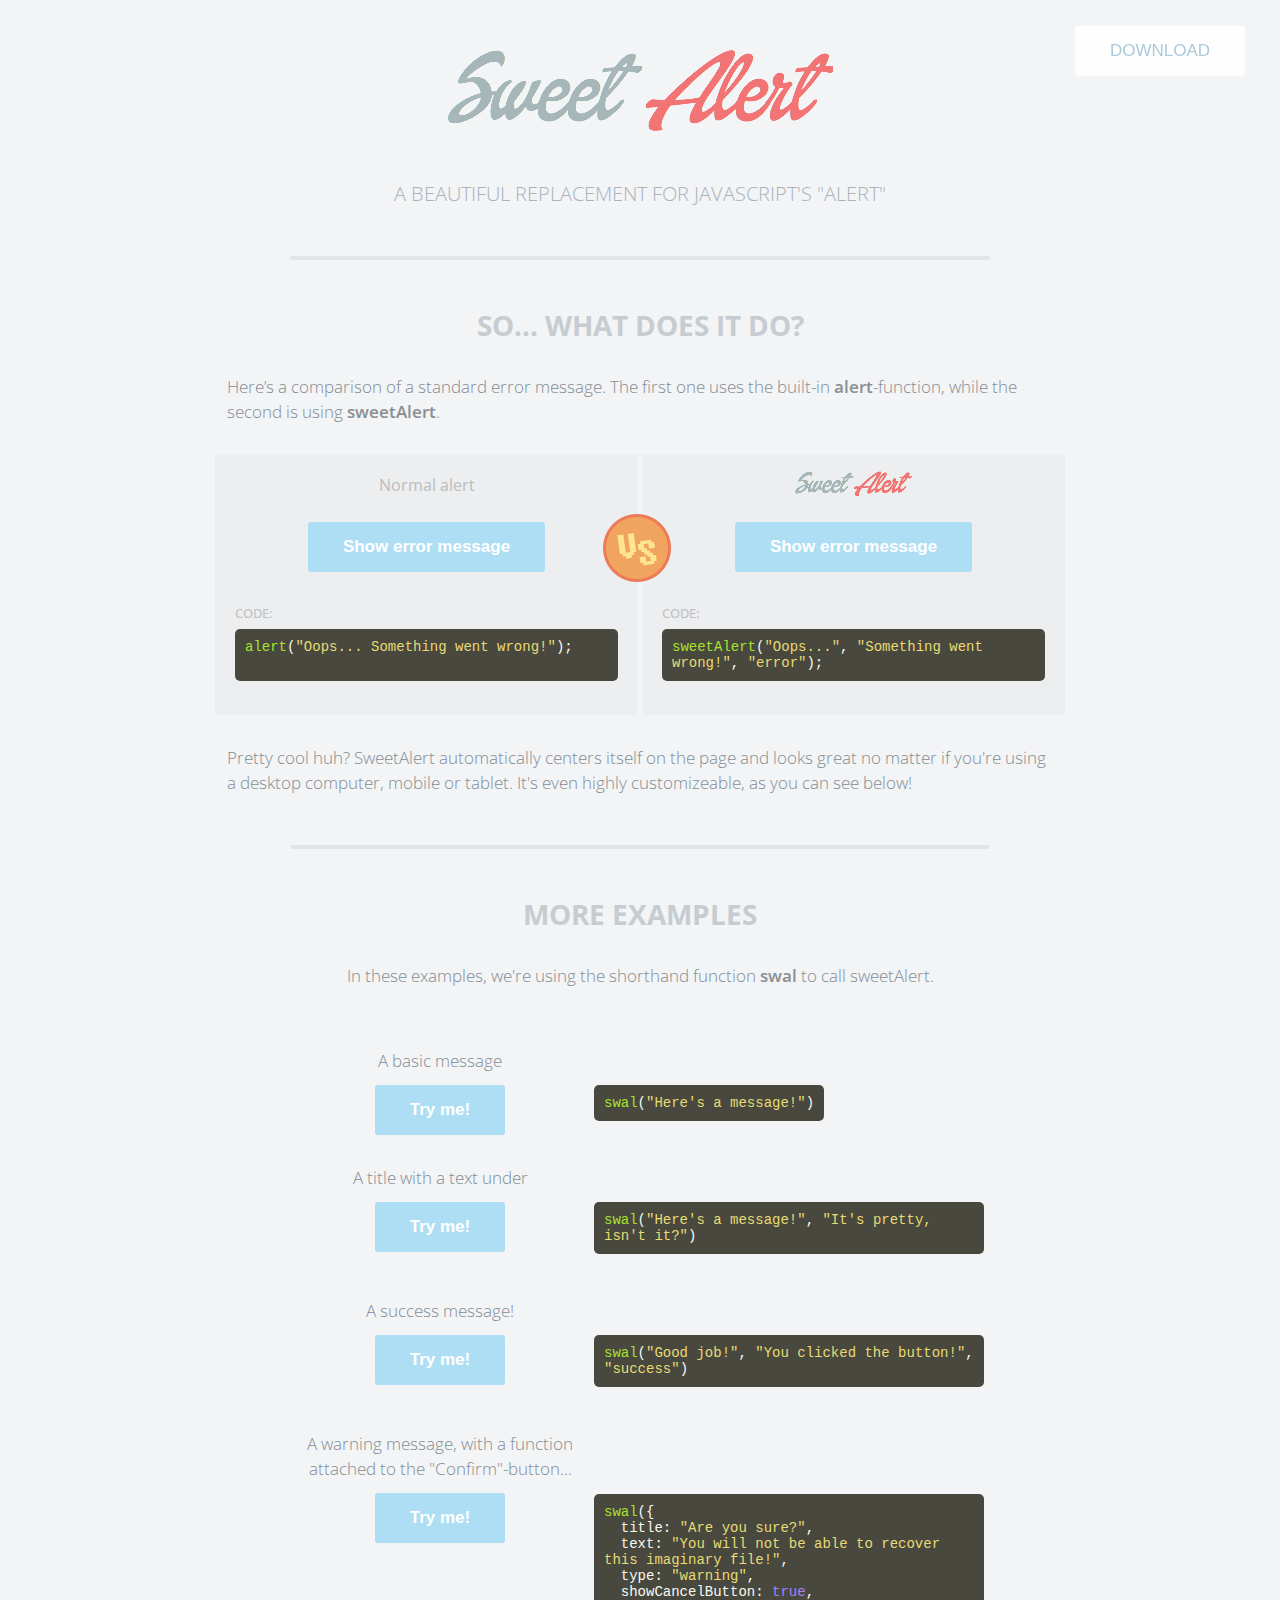
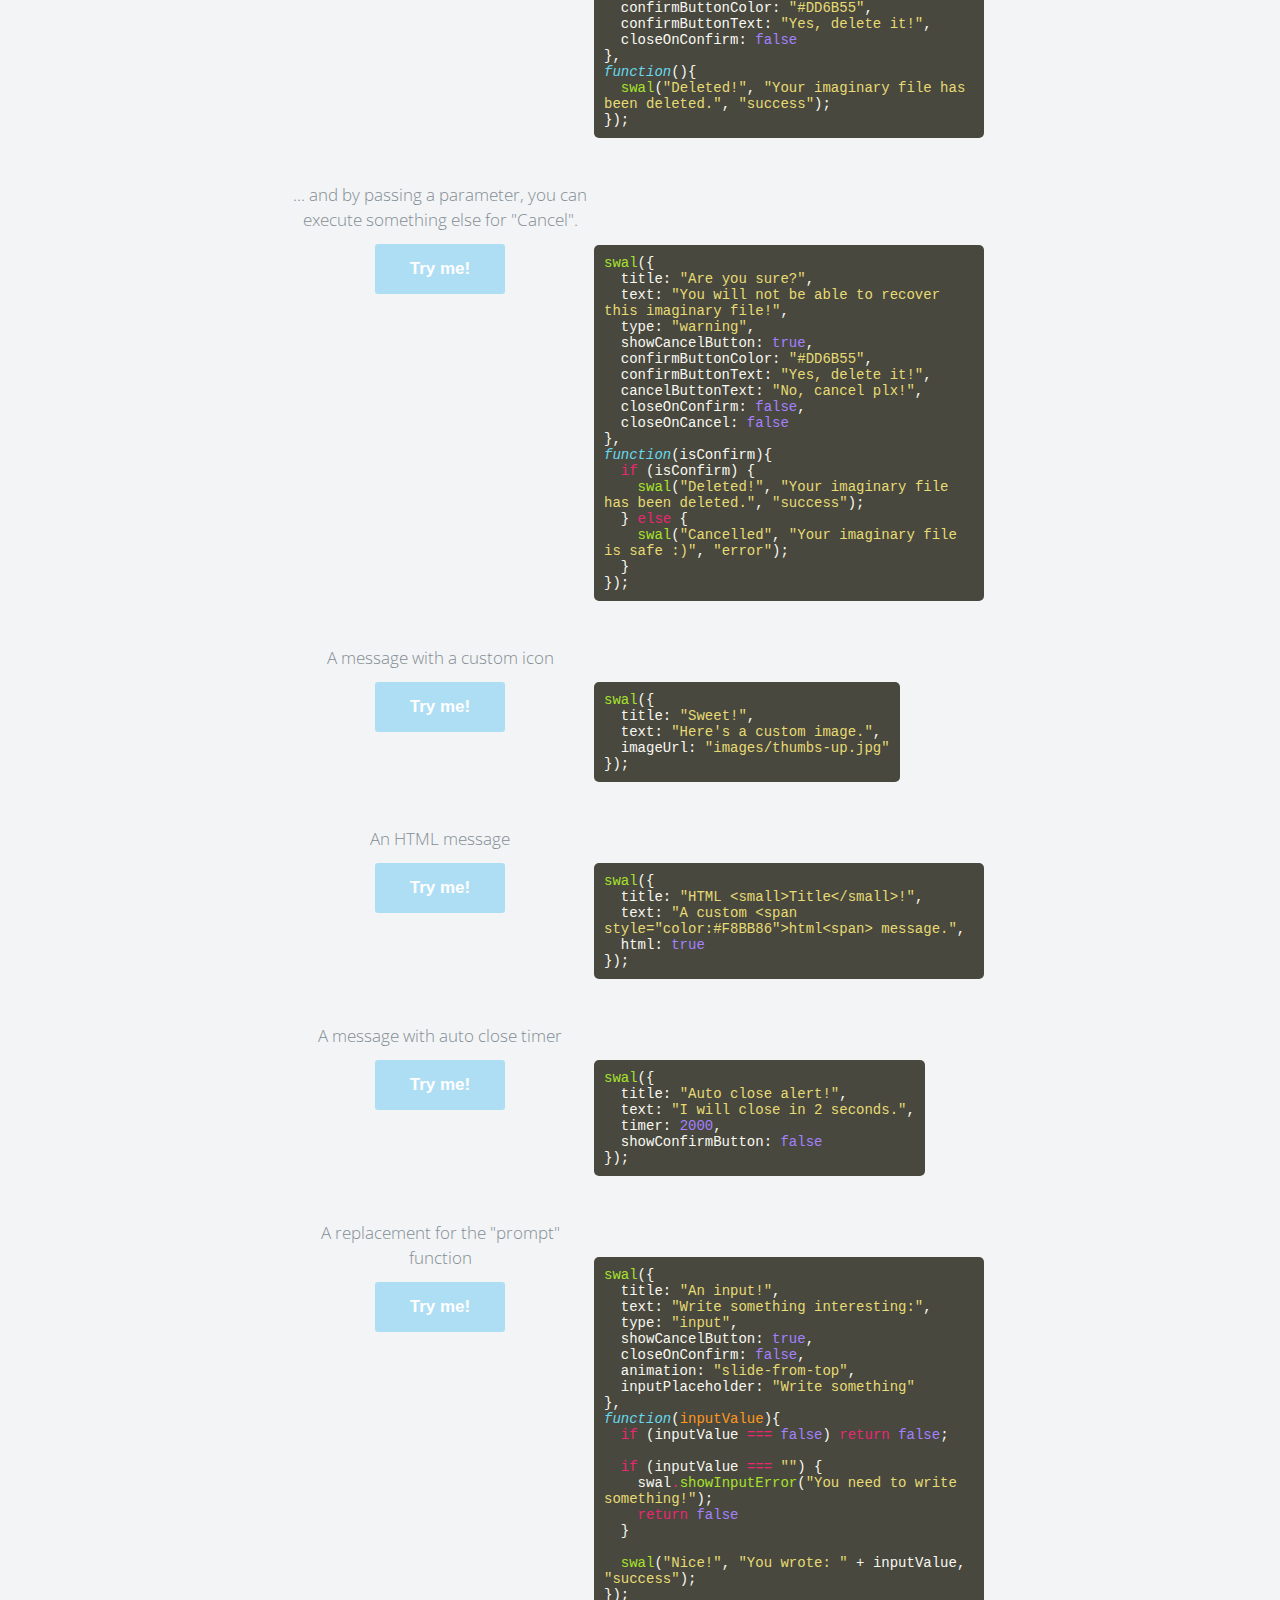
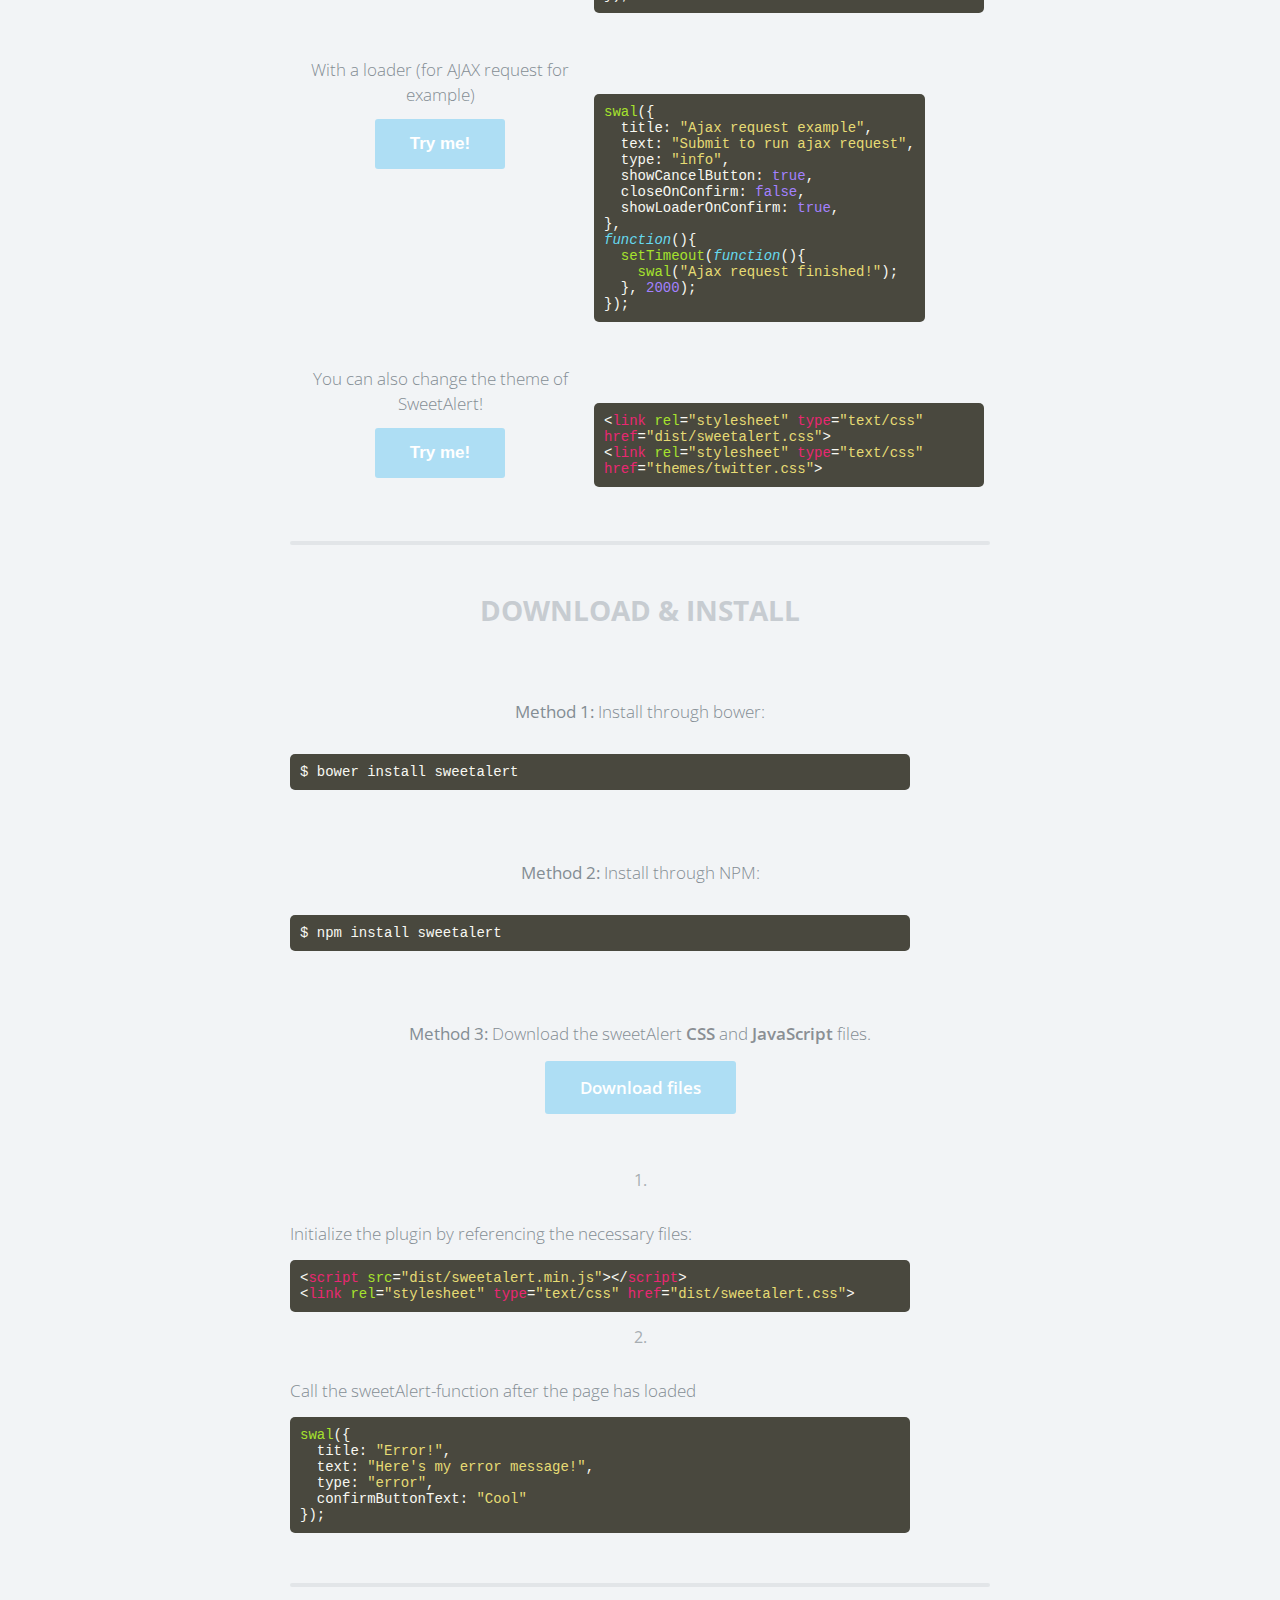
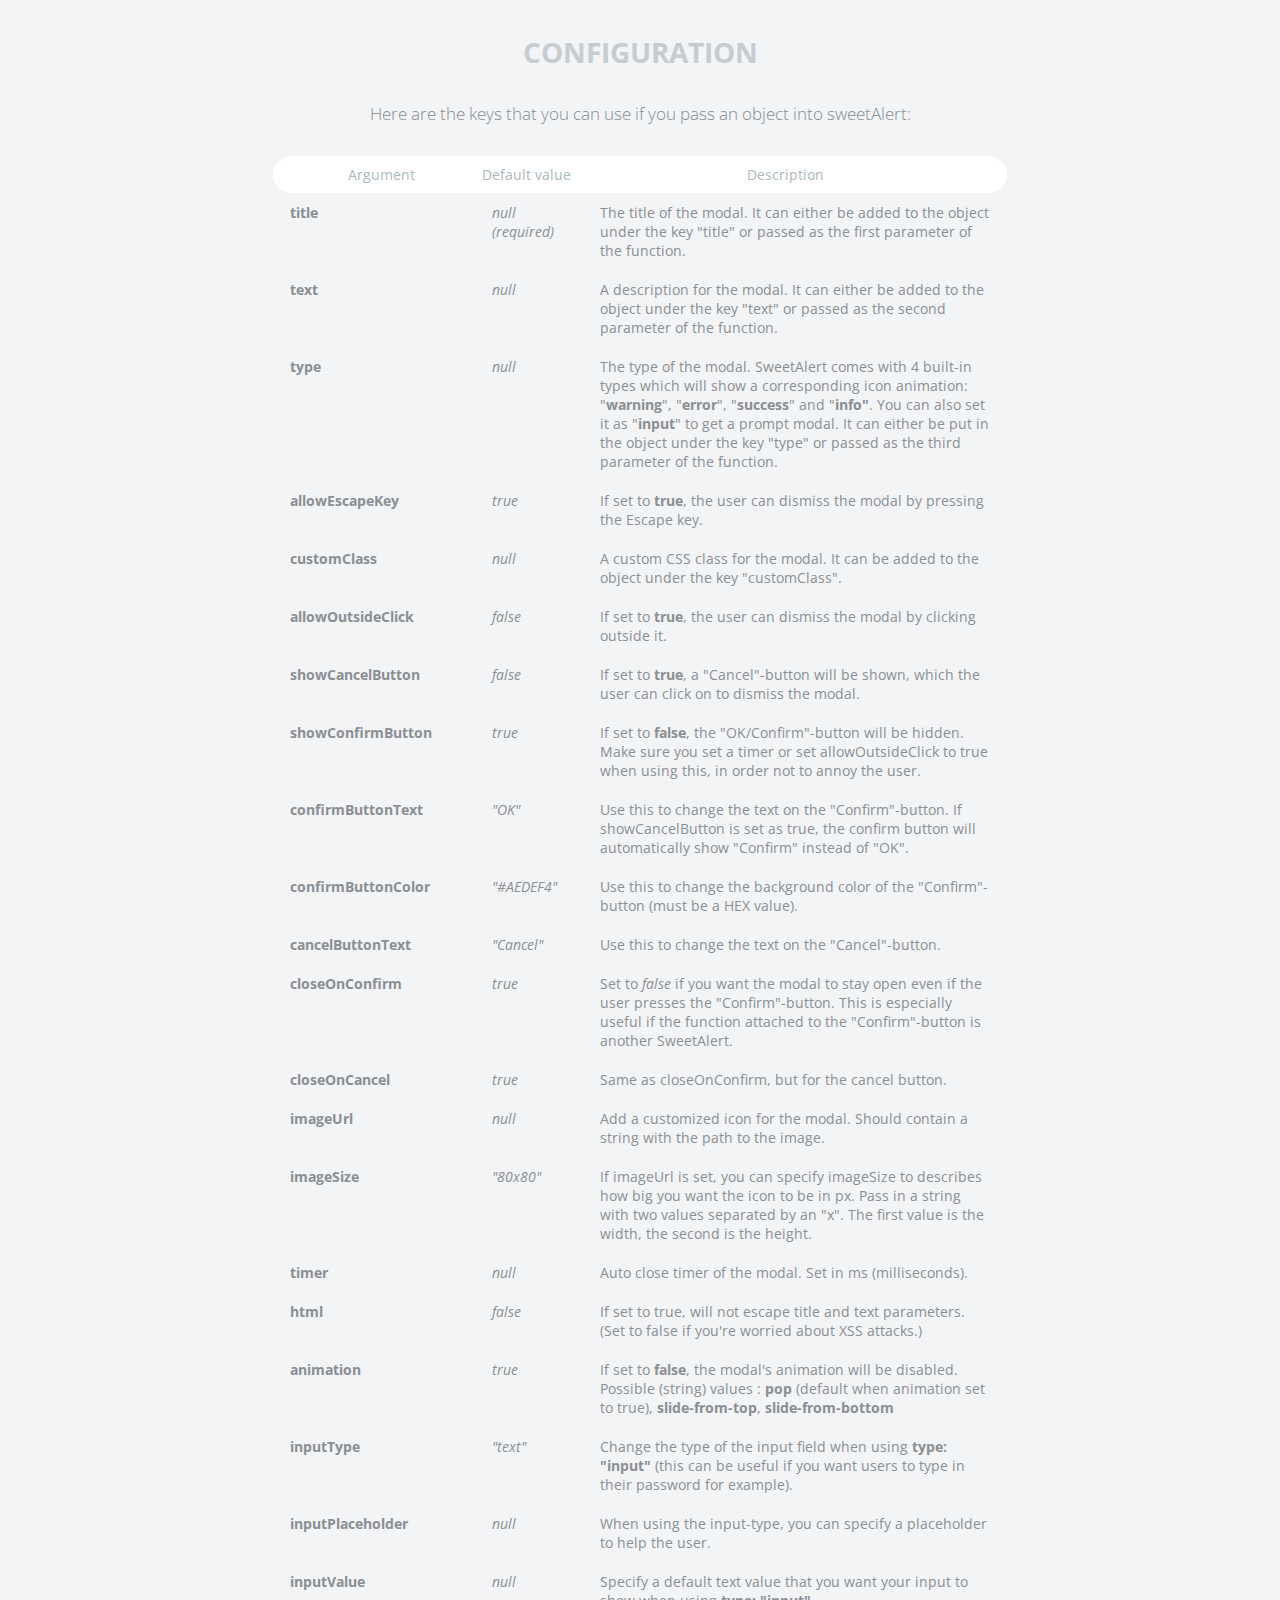
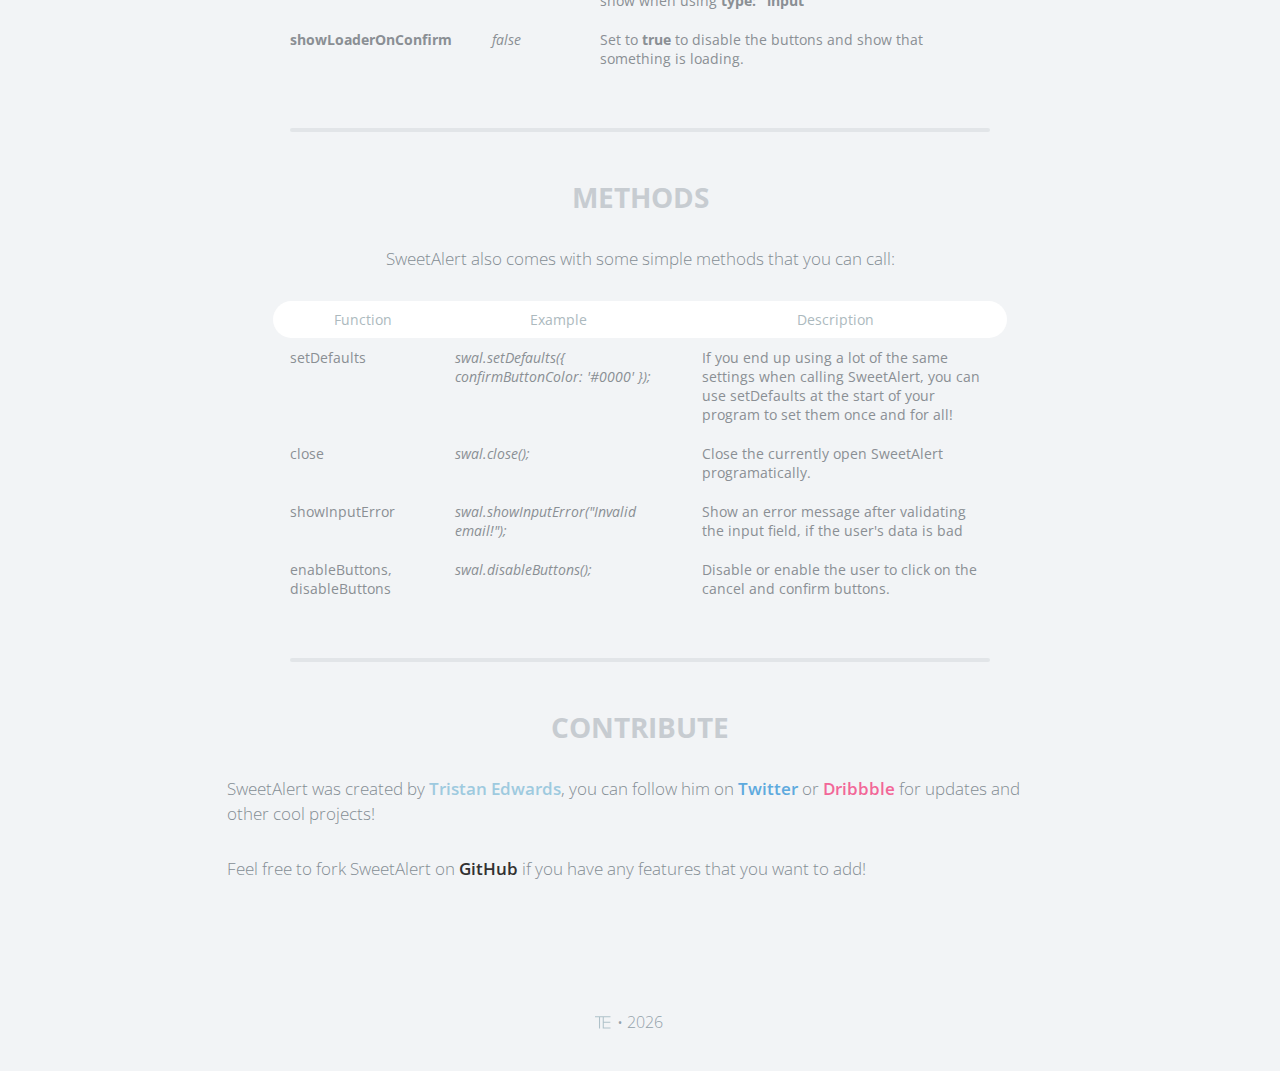
<file: components/sweetalert/index.html>
<!doctype html>

<html>

<head>
  <meta charset="utf-8">
  <meta name="viewport" content="width=device-width, initial-scale=1, maximum-scale=1, user-scalable=0" />
  <title>SweetAlert</title>

  <link rel="stylesheet" href="example/example.css">
  <script src="https://code.jquery.com/jquery-2.1.3.min.js"></script>

  <!-- This is what you need -->
  <script src="dist/sweetalert-dev.js"></script>
  <link rel="stylesheet" href="dist/sweetalert.css">
  <!--.......................-->

</head>

<body>

<h1>Sweet Alert</h1>
<h2>A beautiful replacement for JavaScript's "Alert"</h2>
<button class="download">Download</button>

<!-- What does it do? -->
<h3>So... What does it do?</h3>
<p>Here’s a comparison of a standard error message. The first one uses the built-in <strong>alert</strong>-function, while the second is using <strong>sweetAlert</strong>.</p>

<div class="showcase normal">
	<h4>Normal alert</h4>
	<button>Show error message</button>

	<h5>Code:</h5>
	<pre><span class="attr">alert</span>(<span class="str">"Oops... Something went wrong!"</span>);

	</pre>

	<div class="vs-icon"></div>
</div>

<div class="showcase sweet">
	<h4>Sweet Alert</h4>
	<button>Show error message</button>

	<h5>Code:</h5>
	<pre><span class="attr">sweetAlert</span>(<span class="str">"Oops..."</span>, <span class="str">"Something went wrong!"</span>, <span class="str">"error"</span>);</pre>
</div>

<p>Pretty cool huh? SweetAlert automatically centers itself on the page and looks great no matter if you're using a desktop computer, mobile or tablet. It's even highly customizeable, as you can see below!</p>


<!-- Examples -->
<h3>More examples</h3>

<p class="center">In these examples, we're using the shorthand function <strong>swal</strong> to call sweetAlert.</p>

<ul class="examples">

	<li class="message">
		<div class="ui">
			<p>A basic message</p>
			<button>Try me!</button>
		</div>
		<pre><span class="attr">swal</span>(<span class="str">"Here's a message!"</span>)</pre>
	</li>

	<li class="title-text">
		<div class="ui">
			<p>A title with a text under</p>
			<button>Try me!</button>
		</div>
		<pre><span class="attr">swal</span>(<span class="str">"Here's a message!"</span>, <span class="str">"It's pretty, isn't it?"</span>)</pre>
	</li>

	<li class="success">
		<div class="ui">
			<p>A success message!</p>
			<button>Try me!</button>
		</div>
		<pre><span class="attr">swal</span>(<span class="str">"Good job!"</span>, <span class="str">"You clicked the button!"</span>, <span class="str">"success"</span>)</pre>
	</li>

	<li class="warning confirm">
		<div class="ui">
			<p>A warning message, with a function attached to the "Confirm"-button...</p>
			<button>Try me!</button>
		</div>
		<pre><span class="attr">swal</span>({
&nbsp;&nbsp;title: <span class="str">"Are you sure?"</span>,
&nbsp;&nbsp;text: <span class="str">"You will not be able to recover this imaginary file!"</span>,
&nbsp;&nbsp;type: <span class="str">"warning"</span>,
&nbsp;&nbsp;showCancelButton: <span class="val">true</span>,
&nbsp;&nbsp;confirmButtonColor: <span class="str">"#DD6B55"</span>,
&nbsp;&nbsp;confirmButtonText: <span class="str">"Yes, delete it!"</span>,
&nbsp;&nbsp;closeOnConfirm: <span class="val">false</span>
},
<span class="func"><i>function</i></span>(){
&nbsp;&nbsp;<span class="attr">swal</span>(<span class="str">"Deleted!"</span>, <span class="str">"Your imaginary file has been deleted."</span>, <span class="str">"success"</span>);
});</pre>
	</li>

	<li class="warning cancel">
		<div class="ui">
			<p>... and by passing a parameter, you can execute something else for "Cancel".</p>
			<button>Try me!</button>
		</div>
		<pre><span class="attr">swal</span>({
&nbsp;&nbsp;title: <span class="str">"Are you sure?"</span>,
&nbsp;&nbsp;text: <span class="str">"You will not be able to recover this imaginary file!"</span>,
&nbsp;&nbsp;type: <span class="str">"warning"</span>,
&nbsp;&nbsp;showCancelButton: <span class="val">true</span>,
&nbsp;&nbsp;confirmButtonColor: <span class="str">"#DD6B55"</span>,
&nbsp;&nbsp;confirmButtonText: <span class="str">"Yes, delete it!"</span>,
&nbsp;&nbsp;cancelButtonText: <span class="str">"No, cancel plx!"</span>,
&nbsp;&nbsp;closeOnConfirm: <span class="val">false</span>,
&nbsp;&nbsp;closeOnCancel: <span class="val">false</span>
},
<span class="func"><i>function</i></span>(isConfirm){
&nbsp;&nbsp;<span class="tag">if</span> (isConfirm) {
&nbsp;&nbsp;&nbsp;&nbsp;<span class="attr">swal</span>(<span class="str">"Deleted!"</span>, <span class="str">"Your imaginary file has been deleted."</span>, <span class="str">"success"</span>);
&nbsp;&nbsp;} <span class="tag">else</span> {
	&nbsp;&nbsp;&nbsp;&nbsp;<span class="attr">swal</span>(<span class="str">"Cancelled"</span>, <span class="str">"Your imaginary file is safe :)"</span>, <span class="str">"error"</span>);
&nbsp;&nbsp;}
});</pre>
	</li>

	<li class="custom-icon">
		<div class="ui">
			<p>A message with a custom icon</p>
			<button>Try me!</button>
		</div>
		<pre><span class="attr">swal</span>({
&nbsp;&nbsp;title: <span class="str">"Sweet!"</span>,
&nbsp;&nbsp;text: <span class="str">"Here's a custom image."</span>,
&nbsp;&nbsp;imageUrl: <span class="str">"images/thumbs-up.jpg"</span>
});</pre>
	</li>

	<li class="message-html">
		<div class="ui">
			<p>An HTML message</p>
			<button>Try me!</button>
		</div>
		<pre><span class="attr">swal</span>({
&nbsp;&nbsp;title: <span class="str">"HTML &lt;small&gt;Title&lt;/small&gt;!"</span>,
&nbsp;&nbsp;text: <span class="str">"A custom &lt;span style="color:#F8BB86"&gt;html&lt;span&gt; message."</span>,
&nbsp;&nbsp;html: <span class="val">true</span>
});</pre>
	</li>

	<li class="timer">
		<div class="ui">
			<p>A message with auto close timer</p>
			<button>Try me!</button>
		</div>
		<pre><span class="attr">swal</span>({
&nbsp;&nbsp;title: <span class="str">"Auto close alert!"</span>,
&nbsp;&nbsp;text: <span class="str">"I will close in 2 seconds."</span>,
&nbsp;&nbsp;timer: <span class="val">2000</span>,
&nbsp;&nbsp;showConfirmButton: <span class="val">false</span>
});</pre>
	</li>


	<li class="input">
		<div class="ui">
			<p>A replacement for the "prompt" function</p>
			<button>Try me!</button>
		</div>
		<pre><span class="attr">swal</span>({
&nbsp;&nbsp;title: <span class="str">"An input!"</span>,
&nbsp;&nbsp;text: <span class="str">"Write something interesting:"</span>,
&nbsp;&nbsp;type: <span class="str">"input"</span>,
&nbsp;&nbsp;showCancelButton: <span class="val">true</span>,
&nbsp;&nbsp;closeOnConfirm: <span class="val">false</span>,
&nbsp;&nbsp;animation: <span class="str">"slide-from-top"</span>,
&nbsp;&nbsp;inputPlaceholder: <span class="str">"Write something"</span>
},
<span class="func"><i>function</i></span>(<span class="arg">inputValue</span>){
&nbsp;&nbsp;<span class="tag">if</span> (inputValue <span class="tag">===</span> <span class="val">false</span>) <span class="tag">return</span> <span class="val">false</span>;
&nbsp;&nbsp;
&nbsp;&nbsp;<span class="tag">if</span> (inputValue <span class="tag">===</span> <span class="str">""</span>) {
&nbsp;&nbsp;&nbsp;&nbsp;swal<span class="tag">.</span><span class="attr">showInputError</span>(<span class="str">"You need to write something!"</span>);
&nbsp;&nbsp;&nbsp;&nbsp;<span class="tag">return</span> <span class="val">false</span>
&nbsp;&nbsp;}
&nbsp;&nbsp;
&nbsp;&nbsp;<span class="attr">swal</span>(<span class="str">"Nice!"</span>, <span class="str">"You wrote: "</span> + inputValue, <span class="str">"success"</span>);
});</pre>
	</li>

  <li class="ajax">
    <div class="ui">
			<p>With a loader (for AJAX request for example)</p>
			<button>Try me!</button>
		</div>
		<pre><span class="attr">swal</span>({
&nbsp;&nbsp;title: <span class="str">"Ajax request example"</span>,
&nbsp;&nbsp;text: <span class="str">"Submit to run ajax request"</span>,
&nbsp;&nbsp;type: <span class="str">"info"</span>,
&nbsp;&nbsp;showCancelButton: <span class="val">true</span>,
&nbsp;&nbsp;closeOnConfirm: <span class="val">false</span>,
&nbsp;&nbsp;showLoaderOnConfirm: <span class="val">true</span>,
},
<span class="func"><i>function</i></span>(){
&nbsp;&nbsp;<span class="attr">setTimeout</span>(<span class="func"><i>function</i></span>(){
&nbsp;&nbsp;&nbsp;&nbsp;<span class="attr">swal</span>(<span class="str">"Ajax request finished!"</span>);
&nbsp;&nbsp;}, <span class="val">2000</span>);
});</pre>
	</li>

	<li class="theme">
		<div class="ui">
			<p>You can also change the theme of SweetAlert!</p>
			<button>Try me!</button>
		</div>
		<pre>&lt;<span class="tag">link</span> <span class="attr">rel</span>=<span class="str">"stylesheet"</span> <span class="tag">type</span>=<span class="str">"text/css"</span> <span class="tag">href</span>=<span class="str">"dist/sweetalert.css"</span>&gt;
			&lt;<span class="tag">link</span> <span class="attr">rel</span>=<span class="str">"stylesheet"</span> <span class="tag">type</span>=<span class="str">"text/css"</span> <span class="tag">href</span>=<span class="str">"themes/twitter.css"</span>&gt;</pre>
	</li>

</ul>


<!-- Download & Install -->
<h3 id="download-section">Download & install</h3>

<div class="center-container">
	<p class="center"><b>Method 1:</b> Install through bower:</p>
	<pre class="center">$ bower install sweetalert</pre>
</div>

<div class="center-container">
	<p class="center"><b>Method 2:</b> Install through NPM:</p>
	<pre class="center">$ npm install sweetalert</pre>
</div>

<p class="center"><b>Method 3:</b> Download the sweetAlert <strong>CSS</strong> and <strong>JavaScript</strong> files.</p>

<a class="button" href="https://github.com/t4t5/sweetalert/archive/master.zip" download>Download files</a>

<ol>
	<li>
		<p>Initialize the plugin by referencing the necessary files:</p>
		<pre>&lt;<span class="tag">script</span> <span class="attr">src</span>=<span class="str">"dist/sweetalert.min.js"</span>&gt;&lt;/<span class="tag">script</span>&gt;
&lt;<span class="tag">link</span> <span class="attr">rel</span>=<span class="str">"stylesheet"</span> <span class="tag">type</span>=<span class="str">"text/css"</span> <span class="tag">href</span>=<span class="str">"dist/sweetalert.css"</span>&gt;</pre>
	</li>

	<li>
		<p>Call the sweetAlert-function after the page has loaded</p>
		<pre><span class="attr">swal</span>({
&nbsp;&nbsp;title: <span class="str">"Error!"</span>,
&nbsp;&nbsp;text: <span class="str">"Here's my error message!"</span>,
&nbsp;&nbsp;type: <span class="str">"error"</span>,
&nbsp;&nbsp;confirmButtonText: <span class="str">"Cool"</span>
});
</pre>
	</li>
</ol>



<!-- Configuration -->
<h3>Configuration</h3>

<p class="center">Here are the keys that you can use if you pass an object into sweetAlert:</p>

<table>
	<tr class="titles">
		<th>
			<div class="border-left"></div>
			Argument
		</th>
		<th>Default value</th>
		<th>
			<div class="border-right"></div>
			Description
		</th>
	</tr>
	<tr>
		<td><b>title</b></td>
		<td><i>null (required)</i></td>
		<td>The title of the modal. It can either be added to the object under the key "title" or passed as the first parameter of the function.</td>
	</tr>
	<tr>
		<td><b>text</b></td>
		<td><i>null</i></td>
		<td>A description for the modal. It can either be added to the object under the key "text" or passed as the second parameter of the function.</td>
	</tr>
	<tr>
		<td><b>type</b></td>
		<td><i>null</i></td>
		<td>The type of the modal. SweetAlert comes with 4 built-in types which will show a corresponding icon animation: "<strong>warning</strong>", "<strong>error</strong>", "<strong>success</strong>" and "<strong>info"</strong>. You can also set it as "<strong>input</strong>" to get a prompt modal. It can either be put in the object under the key "type" or passed as the third parameter of the function.</td>
	</tr>
    <tr>
      <td><b>allowEscapeKey</b></td>
      <td><i>true</i></td>
      <td>If set to <strong>true</strong>, the user can dismiss the modal by pressing the Escape key.</td>
    </tr>
	<tr>
		<td><b>customClass</b></td>
		<td><i>null</i></td>
		<td>A custom CSS class for the modal. It can be added to the object under the key "customClass".</td>
	</tr>
	<tr>
		<td><b>allowOutsideClick</b></td>
		<td><i>false</i></td>
		<td>If set to <strong>true</strong>, the user can dismiss the modal by clicking outside it.</td>
	</tr>
	<tr>
		<td><b>showCancelButton</b></td>
		<td><i>false</i></td>
		<td>If set to <strong>true</strong>, a "Cancel"-button will be shown, which the user can click on to dismiss the modal.</td>
	</tr>
	<tr>
		<td><b>showConfirmButton</b></td>
		<td><i>true</i></td>
		<td>If set to <strong>false</strong>, the "OK/Confirm"-button will be hidden. Make sure you set a timer or set allowOutsideClick to true when using this, in order not to annoy the user.</td>
	</tr>
	<tr>
		<td><b>confirmButtonText</b></td>
		<td><i>"OK"</i></td>
		<td>Use this to change the text on the "Confirm"-button. If showCancelButton is set as true, the confirm button will automatically show "Confirm" instead of "OK".</td>
	</tr>
	<tr>
		<td><b>confirmButtonColor</b></td>
		<td><i>"#AEDEF4"</i></td>
		<td>Use this to change the background color of the "Confirm"-button (must be a HEX value).</td>
	</tr>
	<tr>
		<td><b>cancelButtonText</b></td>
		<td><i>"Cancel"</i></td>
		<td>Use this to change the text on the "Cancel"-button.</td>
	</tr>
	<tr>
		<td><b>closeOnConfirm</b></td>
		<td><i>true</i></td>
		<td>Set to <i>false</i> if you want the modal to stay open even if the user presses the "Confirm"-button. This is especially useful if the function attached to the "Confirm"-button is another SweetAlert.</td>
	</tr>
	<tr>
		<td><b>closeOnCancel</b></td>
		<td><i>true</i></td>
		<td>Same as closeOnConfirm, but for the cancel button.</td>
	</tr>
	<tr>
		<td><b>imageUrl</b></td>
		<td><i>null</i></td>
		<td>Add a customized icon for the modal. Should contain a string with the path to the image.</td>
	</tr>
	<tr>
		<td><b>imageSize</b></td>
		<td><i>"80x80"</i></td>
		<td>If imageUrl is set, you can specify imageSize to describes how big you want the icon to be in px. Pass in a string with two values separated by an "x". The first value is the width, the second is the height.</td>
	</tr>
	<tr>
		<td><b>timer</b></td>
		<td><i>null</i></td>
		<td>Auto close timer of the modal. Set in ms (milliseconds).</td>
	</tr>
	<tr>
		<td><b>html</b></td>
		<td><i>false</i></td>
		<td>If set to true, will not escape title and text parameters. (Set to false if you're worried about XSS attacks.)</td>
	</tr>
	<tr>
		<td><b>animation</b></td>
		<td><i>true</i></td>
		<td>If set to <strong>false</strong>, the modal's animation will be disabled. Possible (string) values : <strong>pop</strong> (default when animation set to true), <strong>slide-from-top</strong>, <strong>slide-from-bottom</strong></td>
	</tr>
	<tr>
		<td><b>inputType</b></td>
		<td><i>"text"</i></td>
		<td>Change the type of the input field when using <strong>type: "input"</strong> (this can be useful if you want users to type in their password for example).</td>
	</tr>
	<tr>
		<td><b>inputPlaceholder</b></td>
		<td><i>null</i></td>
		<td>When using the input-type, you can specify a placeholder to help the user.</td>
	</tr>
	<tr>
		<td><b>inputValue</b></td>
		<td><i>null</i></td>
		<td>Specify a default text value that you want your input to show when using <strong>type: "input"</strong></td>
	</tr>
	<tr>
		<td><b>showLoaderOnConfirm</b></td>
		<td><i>false</i></td>
    <td>Set to <strong>true</strong> to disable the buttons and show that something is loading.</td>
	</tr>
</table>


<!-- Methods -->
<h3>Methods</h3>

<p class="center">SweetAlert also comes with some simple methods that you can call:</p>

<table>
	<tr class="titles">
		<th>
			<div class="border-left"></div>
			Function
		</th>
		<th>Example</th>
		<th>
			<div class="border-right"></div>
			Description
		</th>
	</tr>
	<tr>
		<td>setDefaults</td>
		<td><i>swal.setDefaults({ confirmButtonColor: '#0000' });</i></td>
		<td>If you end up using a lot of the same settings when calling SweetAlert, you can use setDefaults at the start of your program to set them once and for all!</td>
	</tr>
	<tr>
		<td>close</td>
		<td><i>swal.close();</i></td>
		<td>Close the currently open SweetAlert programatically.</td>
	</tr>
	<tr>
		<td>showInputError</td>
		<td><i>swal.showInputError("Invalid email!");</i></td>
		<td>Show an error message after validating the input field, if the user's data is bad</td>
	</tr>
	<tr>
		<td>enableButtons, disableButtons</td>
		<td><i>swal.disableButtons();</i></td>
		<td>Disable or enable the user to click on the cancel and confirm buttons.</td>
	</tr>
</table>



<!-- Contribute -->
<h3>Contribute</h3>
<p>SweetAlert was created by <a href="http://tristanedwards.me" target="_blank">Tristan Edwards</a>, you can follow him on <a href="https://twitter.com/t4t5" target="_blank" class="twitter">Twitter</a> or <a href="https://dribbble.com/tristanedwards" target="_blank" class="dribbble">Dribbble</a> for updates and other cool projects!</p>
<p>Feel free to fork SweetAlert on <a href="https://github.com/t4t5/sweetalert" class="github">GitHub</a> if you have any features that you want to add!</p>


<footer>
	<span class="te-logo">TE</span> • <script>document.write(new Date().getFullYear())</script>
</footer>


<script>

document.querySelector('button.download').onclick = function(){
	$("html, body").animate({ scrollTop: $("#download-section").offset().top }, 1000);
};

document.querySelector('.showcase.normal button').onclick = function(){
	alert("Oops... Something went wrong!");
};

document.querySelector('.showcase.sweet button').onclick = function(){
	swal("Oops...", "Something went wrong!", "error");
};

document.querySelector('ul.examples li.message button').onclick = function(){
	swal("Here's a message!");
};

document.querySelector('ul.examples li.timer button').onclick = function(){
	swal({
		title: "Auto close alert!",
		text: "I will close in 2 seconds.",
		timer: 2000,
		showConfirmButton: false
	});
};

document.querySelector('ul.examples li.title-text button').onclick = function(){
	swal("Here's a message!", "It's pretty, isn't it?");
};

document.querySelector('ul.examples li.success button').onclick = function(){
	swal("Good job!", "You clicked the button!", "success");
};

document.querySelector('ul.examples li.warning.confirm button').onclick = function(){
	swal({
		title: "Are you sure?",
		text: "You will not be able to recover this imaginary file!",
		type: "warning",
		showCancelButton: true,
		confirmButtonColor: '#DD6B55',
		confirmButtonText: 'Yes, delete it!',
		closeOnConfirm: false
	},
	function(){
		swal("Deleted!", "Your imaginary file has been deleted!", "success");
	});
};

document.querySelector('ul.examples li.warning.cancel button').onclick = function(){
	swal({
		title: "Are you sure?",
		text: "You will not be able to recover this imaginary file!",
		type: "warning",
		showCancelButton: true,
		confirmButtonColor: '#DD6B55',
		confirmButtonText: 'Yes, delete it!',
		cancelButtonText: "No, cancel plx!",
		closeOnConfirm: false,
		closeOnCancel: false
	},
	function(isConfirm){
    if (isConfirm){
      swal("Deleted!", "Your imaginary file has been deleted!", "success");
    } else {
      swal("Cancelled", "Your imaginary file is safe :)", "error");
    }
	});
};

document.querySelector('ul.examples li.custom-icon button').onclick = function(){
	swal({
		title: "Sweet!",
		text: "Here's a custom image.",
		imageUrl: 'example/images/thumbs-up.jpg'
	});
};

document.querySelector('ul.examples li.message-html button').onclick = function(){
	swal({
		title: "HTML <small>Title</small>!",
		text: 'A custom <span style="color:#F8BB86">html<span> message.',
		html: true
	});
};

document.querySelector('ul.examples li.input button').onclick = function(){
	swal({
		title: "An input!",
		text: 'Write something interesting:',
		type: 'input',
		showCancelButton: true,
		closeOnConfirm: false,
		animation: "slide-from-top",
		inputPlaceholder: "Write something",
	},
	function(inputValue){
		if (inputValue === false) return false;

		if (inputValue === "") {
			swal.showInputError("You need to write something!");
			return false;
		}
    
		swal("Nice!", 'You wrote: ' + inputValue, "success");

	});
};

document.querySelector('ul.examples li.theme button').onclick = function() {
	swal({
		title: "Themes!",
		text: "Here's the Twitter theme for SweetAlert!",
		confirmButtonText: "Cool!",
		customClass: 'twitter'
	});
};

document.querySelector('ul.examples li.ajax button').onclick = function() {
  swal({
    title: 'Ajax request example',
    text: 'Submit to run ajax request',
    type: 'info',
    showCancelButton: true,
    closeOnConfirm: false,
    showLoaderOnConfirm: true,
  }, function(){
    setTimeout(function() {
      swal('Ajax request finished!');
    }, 2000);
  });
};

</script>



</body>

</html>
</file>
<file: components/sweetalert/example/example.css>
@import url(http://fonts.googleapis.com/css?family=Open+Sans:400,600,700,300);
@import url(http://fonts.googleapis.com/css?family=Open+Sans+Condensed:700);
body {
  background-color: #f2f4f6;
  font-family: 'Open Sans', sans-serif;
  text-align: center; }

h1 {
  background-image: url("images/logo_big.png");
  background-image: -webkit-image-set(url("images/logo_big.png") 1x, url("images/logo_big@2x.png") 2x);
  width: 385px;
  height: 81px;
  text-indent: -9999px;
  white-space: nowrap;
  margin: 50px auto; }
  @media all and (max-width: 420px) {
    h1 {
      width: 300px;
      background-size: contain;
      background-repeat: no-repeat;
      background-position: center; } }
  @media all and (max-width: 330px) {
    h1 {
      width: 250px; } }

h2 {
  font-size: 20px;
  color: #A9B2BC;
  line-height: 25px;
  text-transform: uppercase;
  font-weight: 300;
  text-align: center;
  display: block; }

h3 {
  font-size: 28px;
  color: #C7CCD1;
  text-transform: uppercase;
  font-family: 'Open Sans Condensed', sans-serif;
  margin-top: 100px;
  text-align: center;
  position: relative; }
  h3#download-section {
    margin-top: 50px;
    padding-top: 40px; }
  h3::after {
    content: "";
    background-color: #e2e5e8;
    height: 4px;
    width: 700px;
    left: 50%;
    margin-left: -350px;
    position: absolute;
    margin-top: -50px;
    border-radius: 2px; }
    @media all and (max-width: 740px) {
      h3::after {
        width: auto;
        left: 20px;
        right: 20px;
        margin-left: 0; } }

a {
  text-decoration: none; }

p {
  max-width: 826px;
  margin: 30px auto;
  font-size: 17px;
  font-weight: 300;
  color: #848D94;
  line-height: 25px;
  text-align: left; }
  p.center {
    text-align: center; }
  p strong {
    color: #8A8F94;
    font-weight: 600; }
  p a {
    color: #9ECADF;
    font-weight: 600; }
    p a:hover {
      text-decoration: underline; }
    p a.twitter {
      color: #5eaade; }
    p a.dribbble {
      color: #f26798; }
    p a.github {
      color: #323131; }

button, .button {
  background-color: #AEDEF4;
  color: white;
  border: none;
  box-shadow: none;
  font-size: 17px;
  font-weight: 500;
  font-weight: 600;
  border-radius: 3px;
  padding: 15px 35px;
  margin: 26px 5px 0 5px;
  cursor: pointer; }
  button:focus, .button:focus {
    outline: none; }
  button:hover, .button:hover {
    background-color: #a1d9f2; }
  button:active, .button:active {
    background-color: #81ccee; }
  button.cancel, .button.cancel {
    background-color: #D0D0D0; }
    button.cancel:hover, .button.cancel:hover {
      background-color: #c8c8c8; }
    button.cancel:active, .button.cancel:active {
      background-color: #b6b6b6; }
  button.download, .button.download {
    position: fixed;
    right: 30px;
    top: 0;
    background-color: rgba(255, 255, 255, 0.9);
    color: #ABCADA;
    font-weight: 500;
    text-transform: uppercase;
    z-index: 3; }
    @media all and (max-width: 1278px) {
      button.download, .button.download {
        display: none; } }

.center-container {
  max-width: 700px;
  margin: 70px auto; }

pre {
  background-color: #49483e;
  color: #f8f8f2;
  padding: 10px;
  border-radius: 5px;
  white-space: pre-line;
  text-align: left;
  font-size: 14px;
  max-width: 600px; }
  pre .str {
    color: #e6db74; }
  pre .func {
    color: #66d9ef; }
  pre .val {
    color: #a381ff; }
  pre .tag {
    color: #e92772; }
  pre .attr {
    color: #a6e22d; }
  pre .arg {
    color: #fd9720; }

.showcase {
  background-color: #eceef0;
  padding: 20px;
  display: inline-block;
  width: 383px;
  vertical-align: top;
  position: relative; }
  @media all and (max-width: 865px) {
    .showcase {
      margin: 5px auto;
      padding: 46px 20px; } }
  @media all and (max-width: 440px) {
    .showcase {
      width: auto; } }
  .showcase h4 {
    font-size: 16px;
    color: #BCBCBC;
    line-height: 22px;
    margin: 0 auto;
    font-weight: 400; }
  .showcase.sweet h4 {
    width: 117px;
    height: 25px;
    margin-top: -3px;
    text-indent: -9999px;
    background-image: url("images/logo_small.png");
    background-image: -webkit-image-set(url("images/logo_small.png") 1x, url("images/logo_small@2x.png") 2x); }
  .showcase h5 {
    margin-bottom: -7px;
    text-align: left;
    font-weight: 500;
    text-transform: uppercase;
    color: #c2c2c2; }
  .showcase button {
    margin-bottom: 10px; }
  .showcase .vs-icon {
    background-image: url("images/vs_icon.png");
    background-image: -webkit-image-set(url("images/vs_icon.png") 1x, url("images/vs_icon@2x.png") 2x);
    width: 69px;
    height: 69px;
    position: absolute;
    right: -34px;
    top: 60px;
    z-index: 2; }
    @media all and (max-width: 865px) {
      .showcase .vs-icon {
        margin: 5px auto;
        right: auto;
        left: 50%;
        margin-left: -35px;
        top: auto;
        bottom: -35px; } }

ul.examples {
  list-style-type: none;
  width: 700px;
  margin: 0 auto;
  text-align: left;
  padding-left: 0; }
  @media all and (max-width: 758px) {
    ul.examples {
      width: auto; } }
  ul.examples li {
    padding-left: 0; }
  ul.examples .ui, ul.examples pre {
    display: inline-block;
    vertical-align: top; }
    @media all and (max-width: 758px) {
      ul.examples .ui, ul.examples pre {
        display: block;
        max-width: none;
        margin: 0 auto; } }
  ul.examples .ui {
    width: 300px;
    text-align: center; }
    ul.examples .ui button {
      margin-top: 12px; }
    ul.examples .ui p {
      text-align: center;
      margin-bottom: 0; }
  ul.examples pre {
    max-width: 370px;
    margin-top: 67px; }
    @media all and (max-width: 758px) {
      ul.examples pre {
        margin-top: 16px !important;
        margin-bottom: 60px; } }
  ul.examples .warning pre {
    margin-top: 93px; }

ol {
  max-width: 700px;
  margin: 70px auto;
  list-style-position: inside;
  padding-left: 0; }
  ol li {
    color: #A7ADB2; }
    ol li p {
      margin-bottom: 10px; }

table {
  width: 700px;
  font-size: 14px;
  color: #8a8f94;
  margin: 10px auto;
  text-align: left;
  border-collapse: collapse; }
  @media all and (max-width: 750px) {
    table {
      width: auto;
      margin: 10px 20px; } }
  table th {
    background-color: white;
    padding: 9px;
    color: #acb9be;
    font-weight: 400;
    text-align: center;
    position: relative; }
    table th .border-left, table th .border-right {
      position: absolute;
      background-color: white;
      border-radius: 50%;
      top: 0;
      left: -17px;
      width: 37px;
      height: 37px; }
    table th .border-right {
      left: auto;
      right: -17px; }
    @media all and (max-width: 750px) {
      table th:nth-child(2) {
        display: none; } }
  table td {
    padding: 10px 20px;
    vertical-align: top; }
    table td:first-child {
      padding-left: 0px; }
    table td:last-child {
      padding-right: 0px; }
    @media all and (max-width: 750px) {
      table td:nth-child(2) {
        display: none; } }
    @media all and (max-width: 360px) {
      table td {
        padding: 10px 4px; }
        table td b {
          font-size: 13px; } }

footer {
  margin-top: 100px;
  padding-bottom: 30px;
  color: #9A999F;
  display: inline-block;
  position: relative;
  color: gray;
  font-weight: 400;
  color: #93a1aa;
  font-weight: 300; }
  footer .te-logo {
    text-indent: -99999px;
    background-size: contain;
    background-repeat: no-repeat;
    background-position: center center;
    height: 16px;
    width: 16px;
    display: inline-block;
    margin-right: 5px;
    background-image: url("images/te-logo-small.svg");
    position: absolute;
    left: -22px;
    top: 3px; }

.sweet-alert.twitter {
  font-family: "Helvetica Neue", Helvetica, Arial, sans-serif;
  padding: 15px;
  padding-top: 55px;
  text-align: right;
  border-radius: 6px;
  box-shadow: 0px 0px 0px 1px rgba(0, 0, 0, 0.11), 0px 6px 30px rgba(0, 0, 0, 0.14); }
  .sweet-alert.twitter ~ .sweet-overlay {
    background: rgba(41, 47, 51, 0.9); }
  .sweet-alert.twitter h2 {
    position: absolute;
    top: 0;
    left: 0;
    right: 0;
    height: 40px;
    line-height: 40px;
    font-size: 16px;
    font-weight: 400;
    color: #8899a6;
    margin: 0;
    color: #66757f;
    border-bottom: 1px solid #e1e8ed; }
  .sweet-alert.twitter p {
    display: block;
    text-align: center;
    color: #66757f;
    font-weight: 400;
    font-size: 13px;
    margin-top: 7px; }
  .sweet-alert.twitter .sa-button-container {
    background-color: #f5f8fa;
    border-top: 1px solid #e1e8ed;
    box-shadow: 0px -1px 0px white;
    margin: -15px;
    margin-top: 0; }
  .sweet-alert.twitter[data-has-confirm-button=false][data-has-cancel-button=false] {
    padding-bottom: 10px; }
    .sweet-alert.twitter[data-has-confirm-button=false][data-has-cancel-button=false] .sa-button-container {
      display: none; }
  .sweet-alert.twitter button {
    border-radius: 2px;
    box-shadow: none !important;
    text-shadow: 0px -1px 0px rgba(0, 0, 0, 0.3);
    margin: 17px 0px;
    border-radius: 4px;
    font-size: 14px;
    font-weight: 600;
    padding: 8px 16px;
    position: relative; }
    .sweet-alert.twitter button:focus, .sweet-alert.twitter button.cancel:focus {
      box-shadow: none !important; }
      .sweet-alert.twitter button:focus::before, .sweet-alert.twitter button.cancel:focus::before {
        content: "";
        position: absolute;
        left: -5px;
        top: -5px;
        right: -5px;
        bottom: -5px;
        border: 2px solid #a5b0b4;
        border-radius: 8px; }
    .sweet-alert.twitter button.confirm {
      background-color: #55acee !important;
      background-image: linear-gradient(transparent, rgba(0, 0, 0, 0.05));
      -ms-filter: "progid:DXImageTransform.Microsoft.gradient(startColorstr=#00000000, endColorstr=#0C000000)";
      border: 1px solid #3b88c3;
      box-shadow: inset 0 1px 0 rgba(255, 255, 255, 0.15);
      margin-right: 15px; }
      .sweet-alert.twitter button.confirm:hover {
        background-color: #55acee;
        background-image: linear-gradient(transparent, rgba(0, 0, 0, 0.15));
        -ms-filter: "progid:DXImageTransform.Microsoft.gradient(startColorstr=#00000000, endColorstr=#26000000)";
        border-color: #3b88c3; }
    .sweet-alert.twitter button.cancel {
      color: #66757e;
      background-color: #f5f8fa;
      background-image: linear-gradient(#fff, #f5f8fa);
      text-shadow: 0px -1px 0px white;
      margin-right: 9px;
      border: 1px solid #e1e8ed; }
      .sweet-alert.twitter button.cancel:hover, .sweet-alert.twitter button.cancel:focus:hover {
        background-color: #e1e8ed;
        background-image: linear-gradient(#fff, #e1e8ed);
        -ms-filter: "progid:DXImageTransform.Microsoft.gradient(enabled=false)";
        border-color: #e1e8ed; }
      .sweet-alert.twitter button.cancel:focus {
        background: #fff;
        border-color: #fff; }
  .sweet-alert.twitter .sa-icon {
    transform: scale(0.72);
    margin-bottom: -2px;
    margin-top: -10px; }
  .sweet-alert.twitter input {
    border: 1px solid #e1e8ed;
    border-radius: 3px;
    padding: 10px 7px;
    height: auto;
    box-shadow: none;
    font-size: 13px;
    margin: 10px 0; }
    .sweet-alert.twitter input:focus {
      border-color: #94A1A6;
      box-shadow: inset 0 0 0 1px rgba(77, 99, 107, 0.7); }
  .sweet-alert.twitter fieldset .sa-input-error {
    display: none; }
  .sweet-alert.twitter .sa-error-container {
    text-align: center;
    border: none;
    background-color: #fbedc0;
    margin-bottom: 6px; }
    .sweet-alert.twitter .sa-error-container.show {
      border: 1px solid #f0e1b9; }
    .sweet-alert.twitter .sa-error-container .icon {
      display: none; }
    .sweet-alert.twitter .sa-error-container p {
      color: #292f33;
      font-weight: 600;
      margin-top: 0; }
</file>
<file: components/sweetalert/dist/sweetalert.css>
body.stop-scrolling {
  height: 100%;
  overflow: hidden; }

.sweet-overlay {
  background-color: black;
  /* IE8 */
  -ms-filter: "progid:DXImageTransform.Microsoft.Alpha(Opacity=40)";
  /* IE8 */
  background-color: rgba(0, 0, 0, 0.4);
  position: fixed;
  left: 0;
  right: 0;
  top: 0;
  bottom: 0;
  display: none;
  z-index: 10000; }

.sweet-alert {
  background-color: white;
  font-family: 'Open Sans', 'Helvetica Neue', Helvetica, Arial, sans-serif;
  width: 478px;
  padding: 17px;
  border-radius: 5px;
  text-align: center;
  position: fixed;
  left: 50%;
  top: 50%;
  margin-left: -256px;
  margin-top: -200px;
  overflow: hidden;
  display: none;
  z-index: 99999; }
  @media all and (max-width: 540px) {
    .sweet-alert {
      width: auto;
      margin-left: 0;
      margin-right: 0;
      left: 15px;
      right: 15px; } }
  .sweet-alert h2 {
    color: #575757;
    font-size: 30px;
    text-align: center;
    font-weight: 600;
    text-transform: none;
    position: relative;
    margin: 25px 0;
    padding: 0;
    line-height: 40px;
    display: block; }
  .sweet-alert p {
    color: #797979;
    font-size: 16px;
    text-align: center;
    font-weight: 300;
    position: relative;
    text-align: inherit;
    float: none;
    margin: 0;
    padding: 0;
    line-height: normal; }
  .sweet-alert fieldset {
    border: none;
    position: relative; }
  .sweet-alert .sa-error-container {
    background-color: #f1f1f1;
    margin-left: -17px;
    margin-right: -17px;
    overflow: hidden;
    padding: 0 10px;
    max-height: 0;
    webkit-transition: padding 0.15s, max-height 0.15s;
    transition: padding 0.15s, max-height 0.15s; }
    .sweet-alert .sa-error-container.show {
      padding: 10px 0;
      max-height: 100px;
      webkit-transition: padding 0.2s, max-height 0.2s;
      transition: padding 0.25s, max-height 0.25s; }
    .sweet-alert .sa-error-container .icon {
      display: inline-block;
      width: 24px;
      height: 24px;
      border-radius: 50%;
      background-color: #ea7d7d;
      color: white;
      line-height: 24px;
      text-align: center;
      margin-right: 3px; }
    .sweet-alert .sa-error-container p {
      display: inline-block; }
  .sweet-alert .sa-input-error {
    position: absolute;
    top: 29px;
    right: 26px;
    width: 20px;
    height: 20px;
    opacity: 0;
    -webkit-transform: scale(0.5);
    transform: scale(0.5);
    -webkit-transform-origin: 50% 50%;
    transform-origin: 50% 50%;
    -webkit-transition: all 0.1s;
    transition: all 0.1s; }
    .sweet-alert .sa-input-error::before, .sweet-alert .sa-input-error::after {
      content: "";
      width: 20px;
      height: 6px;
      background-color: #f06e57;
      border-radius: 3px;
      position: absolute;
      top: 50%;
      margin-top: -4px;
      left: 50%;
      margin-left: -9px; }
    .sweet-alert .sa-input-error::before {
      -webkit-transform: rotate(-45deg);
      transform: rotate(-45deg); }
    .sweet-alert .sa-input-error::after {
      -webkit-transform: rotate(45deg);
      transform: rotate(45deg); }
    .sweet-alert .sa-input-error.show {
      opacity: 1;
      -webkit-transform: scale(1);
      transform: scale(1); }
  .sweet-alert input {
    width: 100%;
    box-sizing: border-box;
    border-radius: 3px;
    border: 1px solid #d7d7d7;
    height: 43px;
    margin-top: 10px;
    margin-bottom: 17px;
    font-size: 18px;
    box-shadow: inset 0px 1px 1px rgba(0, 0, 0, 0.06);
    padding: 0 12px;
    display: none;
    -webkit-transition: all 0.3s;
    transition: all 0.3s; }
    .sweet-alert input:focus {
      outline: none;
      box-shadow: 0px 0px 3px #c4e6f5;
      border: 1px solid #b4dbed; }
      .sweet-alert input:focus::-moz-placeholder {
        transition: opacity 0.3s 0.03s ease;
        opacity: 0.5; }
      .sweet-alert input:focus:-ms-input-placeholder {
        transition: opacity 0.3s 0.03s ease;
        opacity: 0.5; }
      .sweet-alert input:focus::-webkit-input-placeholder {
        transition: opacity 0.3s 0.03s ease;
        opacity: 0.5; }
    .sweet-alert input::-moz-placeholder {
      color: #bdbdbd; }
    .sweet-alert input:-ms-input-placeholder {
      color: #bdbdbd; }
    .sweet-alert input::-webkit-input-placeholder {
      color: #bdbdbd; }
  .sweet-alert.show-input input {
    display: block; }
  .sweet-alert .sa-confirm-button-container {
    display: inline-block;
    position: relative; }
  .sweet-alert .la-ball-fall {
    position: absolute;
    left: 50%;
    top: 50%;
    margin-left: -27px;
    margin-top: 4px;
    opacity: 0;
    visibility: hidden; }
  .sweet-alert button {
    background-color: #8CD4F5;
    color: white;
    border: none;
    box-shadow: none;
    font-size: 17px;
    font-weight: 500;
    -webkit-border-radius: 4px;
    border-radius: 5px;
    padding: 10px 32px;
    margin: 26px 5px 0 5px;
    cursor: pointer; }
    .sweet-alert button:focus {
      outline: none;
      box-shadow: 0 0 2px rgba(128, 179, 235, 0.5), inset 0 0 0 1px rgba(0, 0, 0, 0.05); }
    .sweet-alert button:hover {
      background-color: #7ecff4; }
    .sweet-alert button:active {
      background-color: #5dc2f1; }
    .sweet-alert button.cancel {
      background-color: #C1C1C1; }
      .sweet-alert button.cancel:hover {
        background-color: #b9b9b9; }
      .sweet-alert button.cancel:active {
        background-color: #a8a8a8; }
      .sweet-alert button.cancel:focus {
        box-shadow: rgba(197, 205, 211, 0.8) 0px 0px 2px, rgba(0, 0, 0, 0.0470588) 0px 0px 0px 1px inset !important; }
    .sweet-alert button[disabled] {
      opacity: .6;
      cursor: default; }
    .sweet-alert button.confirm[disabled] {
      color: transparent; }
      .sweet-alert button.confirm[disabled] ~ .la-ball-fall {
        opacity: 1;
        visibility: visible;
        transition-delay: 0s; }
    .sweet-alert button::-moz-focus-inner {
      border: 0; }
  .sweet-alert[data-has-cancel-button=false] button {
    box-shadow: none !important; }
  .sweet-alert[data-has-confirm-button=false][data-has-cancel-button=false] {
    padding-bottom: 40px; }
  .sweet-alert .sa-icon {
    width: 80px;
    height: 80px;
    border: 4px solid gray;
    -webkit-border-radius: 40px;
    border-radius: 40px;
    border-radius: 50%;
    margin: 20px auto;
    padding: 0;
    position: relative;
    box-sizing: content-box; }
    .sweet-alert .sa-icon.sa-error {
      border-color: #F27474; }
      .sweet-alert .sa-icon.sa-error .sa-x-mark {
        position: relative;
        display: block; }
      .sweet-alert .sa-icon.sa-error .sa-line {
        position: absolute;
        height: 5px;
        width: 47px;
        background-color: #F27474;
        display: block;
        top: 37px;
        border-radius: 2px; }
        .sweet-alert .sa-icon.sa-error .sa-line.sa-left {
          -webkit-transform: rotate(45deg);
          transform: rotate(45deg);
          left: 17px; }
        .sweet-alert .sa-icon.sa-error .sa-line.sa-right {
          -webkit-transform: rotate(-45deg);
          transform: rotate(-45deg);
          right: 16px; }
    .sweet-alert .sa-icon.sa-warning {
      border-color: #F8BB86; }
      .sweet-alert .sa-icon.sa-warning .sa-body {
        position: absolute;
        width: 5px;
        height: 47px;
        left: 50%;
        top: 10px;
        -webkit-border-radius: 2px;
        border-radius: 2px;
        margin-left: -2px;
        background-color: #F8BB86; }
      .sweet-alert .sa-icon.sa-warning .sa-dot {
        position: absolute;
        width: 7px;
        height: 7px;
        -webkit-border-radius: 50%;
        border-radius: 50%;
        margin-left: -3px;
        left: 50%;
        bottom: 10px;
        background-color: #F8BB86; }
    .sweet-alert .sa-icon.sa-info {
      border-color: #C9DAE1; }
      .sweet-alert .sa-icon.sa-info::before {
        content: "";
        position: absolute;
        width: 5px;
        height: 29px;
        left: 50%;
        bottom: 17px;
        border-radius: 2px;
        margin-left: -2px;
        background-color: #C9DAE1; }
      .sweet-alert .sa-icon.sa-info::after {
        content: "";
        position: absolute;
        width: 7px;
        height: 7px;
        border-radius: 50%;
        margin-left: -3px;
        top: 19px;
        background-color: #C9DAE1; }
    .sweet-alert .sa-icon.sa-success {
      border-color: #A5DC86; }
      .sweet-alert .sa-icon.sa-success::before, .sweet-alert .sa-icon.sa-success::after {
        content: '';
        -webkit-border-radius: 40px;
        border-radius: 40px;
        border-radius: 50%;
        position: absolute;
        width: 60px;
        height: 120px;
        background: white;
        -webkit-transform: rotate(45deg);
        transform: rotate(45deg); }
      .sweet-alert .sa-icon.sa-success::before {
        -webkit-border-radius: 120px 0 0 120px;
        border-radius: 120px 0 0 120px;
        top: -7px;
        left: -33px;
        -webkit-transform: rotate(-45deg);
        transform: rotate(-45deg);
        -webkit-transform-origin: 60px 60px;
        transform-origin: 60px 60px; }
      .sweet-alert .sa-icon.sa-success::after {
        -webkit-border-radius: 0 120px 120px 0;
        border-radius: 0 120px 120px 0;
        top: -11px;
        left: 30px;
        -webkit-transform: rotate(-45deg);
        transform: rotate(-45deg);
        -webkit-transform-origin: 0px 60px;
        transform-origin: 0px 60px; }
      .sweet-alert .sa-icon.sa-success .sa-placeholder {
        width: 80px;
        height: 80px;
        border: 4px solid rgba(165, 220, 134, 0.2);
        -webkit-border-radius: 40px;
        border-radius: 40px;
        border-radius: 50%;
        box-sizing: content-box;
        position: absolute;
        left: -4px;
        top: -4px;
        z-index: 2; }
      .sweet-alert .sa-icon.sa-success .sa-fix {
        width: 5px;
        height: 90px;
        background-color: white;
        position: absolute;
        left: 28px;
        top: 8px;
        z-index: 1;
        -webkit-transform: rotate(-45deg);
        transform: rotate(-45deg); }
      .sweet-alert .sa-icon.sa-success .sa-line {
        height: 5px;
        background-color: #A5DC86;
        display: block;
        border-radius: 2px;
        position: absolute;
        z-index: 2; }
        .sweet-alert .sa-icon.sa-success .sa-line.sa-tip {
          width: 25px;
          left: 14px;
          top: 46px;
          -webkit-transform: rotate(45deg);
          transform: rotate(45deg); }
        .sweet-alert .sa-icon.sa-success .sa-line.sa-long {
          width: 47px;
          right: 8px;
          top: 38px;
          -webkit-transform: rotate(-45deg);
          transform: rotate(-45deg); }
    .sweet-alert .sa-icon.sa-custom {
      background-size: contain;
      border-radius: 0;
      border: none;
      background-position: center center;
      background-repeat: no-repeat; }

/*
 * Animations
 */
@-webkit-keyframes showSweetAlert {
  0% {
    transform: scale(0.7);
    -webkit-transform: scale(0.7); }
  45% {
    transform: scale(1.05);
    -webkit-transform: scale(1.05); }
  80% {
    transform: scale(0.95);
    -webkit-transform: scale(0.95); }
  100% {
    transform: scale(1);
    -webkit-transform: scale(1); } }

@keyframes showSweetAlert {
  0% {
    transform: scale(0.7);
    -webkit-transform: scale(0.7); }
  45% {
    transform: scale(1.05);
    -webkit-transform: scale(1.05); }
  80% {
    transform: scale(0.95);
    -webkit-transform: scale(0.95); }
  100% {
    transform: scale(1);
    -webkit-transform: scale(1); } }

@-webkit-keyframes hideSweetAlert {
  0% {
    transform: scale(1);
    -webkit-transform: scale(1); }
  100% {
    transform: scale(0.5);
    -webkit-transform: scale(0.5); } }

@keyframes hideSweetAlert {
  0% {
    transform: scale(1);
    -webkit-transform: scale(1); }
  100% {
    transform: scale(0.5);
    -webkit-transform: scale(0.5); } }

@-webkit-keyframes slideFromTop {
  0% {
    top: 0%; }
  100% {
    top: 50%; } }

@keyframes slideFromTop {
  0% {
    top: 0%; }
  100% {
    top: 50%; } }

@-webkit-keyframes slideToTop {
  0% {
    top: 50%; }
  100% {
    top: 0%; } }

@keyframes slideToTop {
  0% {
    top: 50%; }
  100% {
    top: 0%; } }

@-webkit-keyframes slideFromBottom {
  0% {
    top: 70%; }
  100% {
    top: 50%; } }

@keyframes slideFromBottom {
  0% {
    top: 70%; }
  100% {
    top: 50%; } }

@-webkit-keyframes slideToBottom {
  0% {
    top: 50%; }
  100% {
    top: 70%; } }

@keyframes slideToBottom {
  0% {
    top: 50%; }
  100% {
    top: 70%; } }

.showSweetAlert[data-animation=pop] {
  -webkit-animation: showSweetAlert 0.3s;
  animation: showSweetAlert 0.3s; }

.showSweetAlert[data-animation=none] {
  -webkit-animation: none;
  animation: none; }

.showSweetAlert[data-animation=slide-from-top] {
  -webkit-animation: slideFromTop 0.3s;
  animation: slideFromTop 0.3s; }

.showSweetAlert[data-animation=slide-from-bottom] {
  -webkit-animation: slideFromBottom 0.3s;
  animation: slideFromBottom 0.3s; }

.hideSweetAlert[data-animation=pop] {
  -webkit-animation: hideSweetAlert 0.2s;
  animation: hideSweetAlert 0.2s; }

.hideSweetAlert[data-animation=none] {
  -webkit-animation: none;
  animation: none; }

.hideSweetAlert[data-animation=slide-from-top] {
  -webkit-animation: slideToTop 0.4s;
  animation: slideToTop 0.4s; }

.hideSweetAlert[data-animation=slide-from-bottom] {
  -webkit-animation: slideToBottom 0.3s;
  animation: slideToBottom 0.3s; }

@-webkit-keyframes animateSuccessTip {
  0% {
    width: 0;
    left: 1px;
    top: 19px; }
  54% {
    width: 0;
    left: 1px;
    top: 19px; }
  70% {
    width: 50px;
    left: -8px;
    top: 37px; }
  84% {
    width: 17px;
    left: 21px;
    top: 48px; }
  100% {
    width: 25px;
    left: 14px;
    top: 45px; } }

@keyframes animateSuccessTip {
  0% {
    width: 0;
    left: 1px;
    top: 19px; }
  54% {
    width: 0;
    left: 1px;
    top: 19px; }
  70% {
    width: 50px;
    left: -8px;
    top: 37px; }
  84% {
    width: 17px;
    left: 21px;
    top: 48px; }
  100% {
    width: 25px;
    left: 14px;
    top: 45px; } }

@-webkit-keyframes animateSuccessLong {
  0% {
    width: 0;
    right: 46px;
    top: 54px; }
  65% {
    width: 0;
    right: 46px;
    top: 54px; }
  84% {
    width: 55px;
    right: 0px;
    top: 35px; }
  100% {
    width: 47px;
    right: 8px;
    top: 38px; } }

@keyframes animateSuccessLong {
  0% {
    width: 0;
    right: 46px;
    top: 54px; }
  65% {
    width: 0;
    right: 46px;
    top: 54px; }
  84% {
    width: 55px;
    right: 0px;
    top: 35px; }
  100% {
    width: 47px;
    right: 8px;
    top: 38px; } }

@-webkit-keyframes rotatePlaceholder {
  0% {
    transform: rotate(-45deg);
    -webkit-transform: rotate(-45deg); }
  5% {
    transform: rotate(-45deg);
    -webkit-transform: rotate(-45deg); }
  12% {
    transform: rotate(-405deg);
    -webkit-transform: rotate(-405deg); }
  100% {
    transform: rotate(-405deg);
    -webkit-transform: rotate(-405deg); } }

@keyframes rotatePlaceholder {
  0% {
    transform: rotate(-45deg);
    -webkit-transform: rotate(-45deg); }
  5% {
    transform: rotate(-45deg);
    -webkit-transform: rotate(-45deg); }
  12% {
    transform: rotate(-405deg);
    -webkit-transform: rotate(-405deg); }
  100% {
    transform: rotate(-405deg);
    -webkit-transform: rotate(-405deg); } }

.animateSuccessTip {
  -webkit-animation: animateSuccessTip 0.75s;
  animation: animateSuccessTip 0.75s; }

.animateSuccessLong {
  -webkit-animation: animateSuccessLong 0.75s;
  animation: animateSuccessLong 0.75s; }

.sa-icon.sa-success.animate::after {
  -webkit-animation: rotatePlaceholder 4.25s ease-in;
  animation: rotatePlaceholder 4.25s ease-in; }

@-webkit-keyframes animateErrorIcon {
  0% {
    transform: rotateX(100deg);
    -webkit-transform: rotateX(100deg);
    opacity: 0; }
  100% {
    transform: rotateX(0deg);
    -webkit-transform: rotateX(0deg);
    opacity: 1; } }

@keyframes animateErrorIcon {
  0% {
    transform: rotateX(100deg);
    -webkit-transform: rotateX(100deg);
    opacity: 0; }
  100% {
    transform: rotateX(0deg);
    -webkit-transform: rotateX(0deg);
    opacity: 1; } }

.animateErrorIcon {
  -webkit-animation: animateErrorIcon 0.5s;
  animation: animateErrorIcon 0.5s; }

@-webkit-keyframes animateXMark {
  0% {
    transform: scale(0.4);
    -webkit-transform: scale(0.4);
    margin-top: 26px;
    opacity: 0; }
  50% {
    transform: scale(0.4);
    -webkit-transform: scale(0.4);
    margin-top: 26px;
    opacity: 0; }
  80% {
    transform: scale(1.15);
    -webkit-transform: scale(1.15);
    margin-top: -6px; }
  100% {
    transform: scale(1);
    -webkit-transform: scale(1);
    margin-top: 0;
    opacity: 1; } }

@keyframes animateXMark {
  0% {
    transform: scale(0.4);
    -webkit-transform: scale(0.4);
    margin-top: 26px;
    opacity: 0; }
  50% {
    transform: scale(0.4);
    -webkit-transform: scale(0.4);
    margin-top: 26px;
    opacity: 0; }
  80% {
    transform: scale(1.15);
    -webkit-transform: scale(1.15);
    margin-top: -6px; }
  100% {
    transform: scale(1);
    -webkit-transform: scale(1);
    margin-top: 0;
    opacity: 1; } }

.animateXMark {
  -webkit-animation: animateXMark 0.5s;
  animation: animateXMark 0.5s; }

@-webkit-keyframes pulseWarning {
  0% {
    border-color: #F8D486; }
  100% {
    border-color: #F8BB86; } }

@keyframes pulseWarning {
  0% {
    border-color: #F8D486; }
  100% {
    border-color: #F8BB86; } }

.pulseWarning {
  -webkit-animation: pulseWarning 0.75s infinite alternate;
  animation: pulseWarning 0.75s infinite alternate; }

@-webkit-keyframes pulseWarningIns {
  0% {
    background-color: #F8D486; }
  100% {
    background-color: #F8BB86; } }

@keyframes pulseWarningIns {
  0% {
    background-color: #F8D486; }
  100% {
    background-color: #F8BB86; } }

.pulseWarningIns {
  -webkit-animation: pulseWarningIns 0.75s infinite alternate;
  animation: pulseWarningIns 0.75s infinite alternate; }

@-webkit-keyframes rotate-loading {
  0% {
    transform: rotate(0deg); }
  100% {
    transform: rotate(360deg); } }

@keyframes rotate-loading {
  0% {
    transform: rotate(0deg); }
  100% {
    transform: rotate(360deg); } }

/* Internet Explorer 9 has some special quirks that are fixed here */
/* The icons are not animated. */
/* This file is automatically merged into sweet-alert.min.js through Gulp */
/* Error icon */
.sweet-alert .sa-icon.sa-error .sa-line.sa-left {
  -ms-transform: rotate(45deg) \9; }

.sweet-alert .sa-icon.sa-error .sa-line.sa-right {
  -ms-transform: rotate(-45deg) \9; }

/* Success icon */
.sweet-alert .sa-icon.sa-success {
  border-color: transparent\9; }

.sweet-alert .sa-icon.sa-success .sa-line.sa-tip {
  -ms-transform: rotate(45deg) \9; }

.sweet-alert .sa-icon.sa-success .sa-line.sa-long {
  -ms-transform: rotate(-45deg) \9; }

/*!
 * Load Awesome v1.1.0 (http://github.danielcardoso.net/load-awesome/)
 * Copyright 2015 Daniel Cardoso <@DanielCardoso>
 * Licensed under MIT
 */
.la-ball-fall,
.la-ball-fall > div {
  position: relative;
  -webkit-box-sizing: border-box;
  -moz-box-sizing: border-box;
  box-sizing: border-box; }

.la-ball-fall {
  display: block;
  font-size: 0;
  color: #fff; }

.la-ball-fall.la-dark {
  color: #333; }

.la-ball-fall > div {
  display: inline-block;
  float: none;
  background-color: currentColor;
  border: 0 solid currentColor; }

.la-ball-fall {
  width: 54px;
  height: 18px; }

.la-ball-fall > div {
  width: 10px;
  height: 10px;
  margin: 4px;
  border-radius: 100%;
  opacity: 0;
  -webkit-animation: ball-fall 1s ease-in-out infinite;
  -moz-animation: ball-fall 1s ease-in-out infinite;
  -o-animation: ball-fall 1s ease-in-out infinite;
  animation: ball-fall 1s ease-in-out infinite; }

.la-ball-fall > div:nth-child(1) {
  -webkit-animation-delay: -200ms;
  -moz-animation-delay: -200ms;
  -o-animation-delay: -200ms;
  animation-delay: -200ms; }

.la-ball-fall > div:nth-child(2) {
  -webkit-animation-delay: -100ms;
  -moz-animation-delay: -100ms;
  -o-animation-delay: -100ms;
  animation-delay: -100ms; }

.la-ball-fall > div:nth-child(3) {
  -webkit-animation-delay: 0ms;
  -moz-animation-delay: 0ms;
  -o-animation-delay: 0ms;
  animation-delay: 0ms; }

.la-ball-fall.la-sm {
  width: 26px;
  height: 8px; }

.la-ball-fall.la-sm > div {
  width: 4px;
  height: 4px;
  margin: 2px; }

.la-ball-fall.la-2x {
  width: 108px;
  height: 36px; }

.la-ball-fall.la-2x > div {
  width: 20px;
  height: 20px;
  margin: 8px; }

.la-ball-fall.la-3x {
  width: 162px;
  height: 54px; }

.la-ball-fall.la-3x > div {
  width: 30px;
  height: 30px;
  margin: 12px; }

/*
 * Animation
 */
@-webkit-keyframes ball-fall {
  0% {
    opacity: 0;
    -webkit-transform: translateY(-145%);
    transform: translateY(-145%); }
  10% {
    opacity: .5; }
  20% {
    opacity: 1;
    -webkit-transform: translateY(0);
    transform: translateY(0); }
  80% {
    opacity: 1;
    -webkit-transform: translateY(0);
    transform: translateY(0); }
  90% {
    opacity: .5; }
  100% {
    opacity: 0;
    -webkit-transform: translateY(145%);
    transform: translateY(145%); } }

@-moz-keyframes ball-fall {
  0% {
    opacity: 0;
    -moz-transform: translateY(-145%);
    transform: translateY(-145%); }
  10% {
    opacity: .5; }
  20% {
    opacity: 1;
    -moz-transform: translateY(0);
    transform: translateY(0); }
  80% {
    opacity: 1;
    -moz-transform: translateY(0);
    transform: translateY(0); }
  90% {
    opacity: .5; }
  100% {
    opacity: 0;
    -moz-transform: translateY(145%);
    transform: translateY(145%); } }

@-o-keyframes ball-fall {
  0% {
    opacity: 0;
    -o-transform: translateY(-145%);
    transform: translateY(-145%); }
  10% {
    opacity: .5; }
  20% {
    opacity: 1;
    -o-transform: translateY(0);
    transform: translateY(0); }
  80% {
    opacity: 1;
    -o-transform: translateY(0);
    transform: translateY(0); }
  90% {
    opacity: .5; }
  100% {
    opacity: 0;
    -o-transform: translateY(145%);
    transform: translateY(145%); } }

@keyframes ball-fall {
  0% {
    opacity: 0;
    -webkit-transform: translateY(-145%);
    -moz-transform: translateY(-145%);
    -o-transform: translateY(-145%);
    transform: translateY(-145%); }
  10% {
    opacity: .5; }
  20% {
    opacity: 1;
    -webkit-transform: translateY(0);
    -moz-transform: translateY(0);
    -o-transform: translateY(0);
    transform: translateY(0); }
  80% {
    opacity: 1;
    -webkit-transform: translateY(0);
    -moz-transform: translateY(0);
    -o-transform: translateY(0);
    transform: translateY(0); }
  90% {
    opacity: .5; }
  100% {
    opacity: 0;
    -webkit-transform: translateY(145%);
    -moz-transform: translateY(145%);
    -o-transform: translateY(145%);
    transform: translateY(145%); } }
</file>
